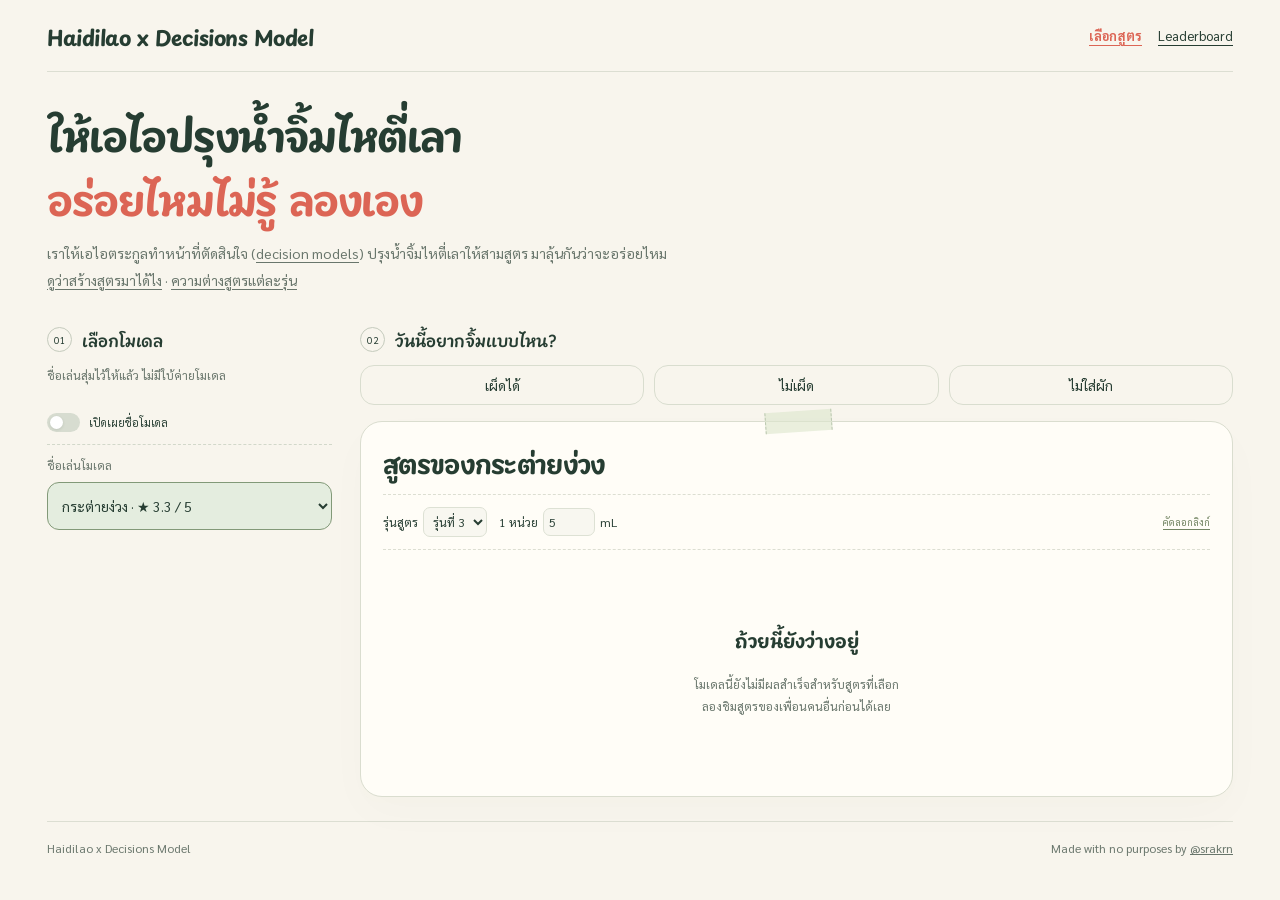
<file: web/index.html>
<!doctype html>
<html lang="th">
<head>
  <meta charset="utf-8">
  <meta name="viewport" content="width=device-width, initial-scale=1">
  <meta name="theme-color" content="#f8f5ed">
  <meta name="description" content="ชิมสูตรน้ำจิ้มที่โมเดลคิดขึ้น โดยไม่ต้องรู้ว่าใครเป็นคนปรุง เลือกสูตรเผ็ดได้ ไม่เผ็ด หรือไม่ใส่ผัก">
  <title>Haidilao x Decisions Model</title>
  <meta property="og:type" content="website">
  <meta property="og:site_name" content="Haidilao x Decisions Model">
  <meta property="og:title" content="สูตรน้ำจิ้มไหตี่เลา จากเอไอ">
  <meta property="og:description" content="ให้เอไอปรุงน้ำจิ้มไหตี่เลา อร่อยไหมไม่รู้ ลองเอง">
  <meta property="og:image" content="https://srakrn.github.io/hdl-dm/assets/sharing-image.png">
  <meta property="og:image:width" content="1200">
  <meta property="og:image:height" content="630">
  <meta property="og:image:type" content="image/png">
  <meta property="og:image:alt" content="สูตรน้ำจิ้มไหตี่เลา จากเอไอ บนภาพหม้อชาบูขาวดำ">
  <meta name="twitter:card" content="summary_large_image">
  <meta name="twitter:title" content="สูตรน้ำจิ้มไหตี่เลา จากเอไอ">
  <meta name="twitter:description" content="ให้เอไอปรุงน้ำจิ้มไหตี่เลา อร่อยไหมไม่รู้ ลองเอง">
  <meta name="twitter:image" content="https://srakrn.github.io/hdl-dm/assets/sharing-image.png">
  <link rel="preconnect" href="https://fonts.googleapis.com">
  <link rel="preconnect" href="https://fonts.gstatic.com" crossorigin>
  <link href="https://fonts.googleapis.com/css2?family=Playpen+Sans+Thai:wght@400;500;600;700&family=Sarabun:wght@400;500;600;700&display=swap" rel="stylesheet">
  <link rel="stylesheet" href="./styles.css?v=4821694a9c42">
  <script defer src="./app.js?v=592c5bfaf291"></script>
</head>
<body>
  <div class="page-wrap">
    <header class="topbar">
      <a class="brand" href="./">Haidilao x Decisions Model</a>
      <nav class="site-nav"><a href="./" aria-current="page">เลือกสูตร</a><a href="./leaderboard.html">Leaderboard</a></nav>
    </header>
    <main>
      <section class="hero" aria-labelledby="hero-title">
        <div class="hero-copy">
          <h1 id="hero-title">ให้เอไอปรุงน้ำจิ้มไหตี่เลา<br><span>อร่อยไหมไม่รู้ ลองเอง</span></h1>
          <p class="intro">เราให้เอไอตระกูลทำหน้าที่ตัดสินใจ (<a href="https://openrouter.ai/blog/insights/what-is-jev/" target="_blank" rel="noopener noreferrer">decision models</a>) ปรุงน้ำจิ้มไหตี่เลาให้สามสูตร มาลุ้นกันว่าจะอร่อยไหม<br><a id="process-link" href="#recipe-process" aria-haspopup="dialog" aria-controls="recipe-process">ดูว่าสร้างสูตรมาได้ไง</a> · <a id="versions-link" href="#recipe-versions" aria-haspopup="dialog" aria-controls="recipe-versions">ความต่างสูตรแต่ละรุ่น</a></p>
        </div>
      </section>
      <p id="loading-status" class="muted" role="status">กำลังเปิดสมุดสูตร…</p>
      <div id="load-error" class="error-box" role="alert" hidden></div>
      <div id="workspace" class="workspace" hidden>
        <aside class="model-panel" aria-label="เลือกโมเดล">
          <div class="section-heading"><span class="step">01</span><h2>เลือกโมเดล</h2></div>
          <p class="muted panel-intro">ชื่อเล่นสุ่มไว้ให้แล้ว ไม่มีใบ้ค่ายโมเดล</p>
          <label class="reveal-toggle"><input id="reveal-toggle" type="checkbox"><span class="switch" aria-hidden="true"></span><span>เปิดเผยชื่อโมเดล</span></label>
          <p id="reveal-error" class="muted" role="status" hidden></p>
          <label class="model-select-label" for="model-select">ชื่อเล่นโมเดล</label>
          <select id="model-select" class="model-select"></select>
        </aside>
        <section class="recipe-panel" aria-label="สูตรน้ำจิ้ม">
          <div class="section-heading"><span class="step">02</span><h2>วันนี้อยากจิ้มแบบไหน?</h2></div>
          <div id="profiles" class="profile-options" aria-label="เลือกสูตร"></div>
          <article class="recipe-card">
            <div class="recipe-card-head">
              <div><h2 id="recipe-title">สูตรน้ำจิ้ม</h2><p id="recipe-real-name" class="real-name" hidden></p></div>
            </div>
            <div class="recipe-tools">
              <label>รุ่นสูตร <select id="round-select" aria-label="เลือกรุ่นสูตร"></select></label>
              <label id="unit-control">1 หน่วย <input id="unit-ml" type="number" min="0.1" max="100" step="0.1" inputmode="decimal" aria-label="ปริมาตรหนึ่งหน่วยเป็นมิลลิลิตร"> mL</label>
              <button id="share-button" class="text-button" type="button">คัดลอกลิงก์</button>
            </div>
            <p id="share-status" class="muted share-status" role="status"></p>
            <div id="empty-recipe" class="empty-recipe" hidden><h3>ถ้วยนี้ยังว่างอยู่</h3><p>โมเดลนี้ยังไม่มีผลสำเร็จสำหรับสูตรที่เลือก<br>ลองชิมสูตรของเพื่อนคนอื่นก่อนได้เลย</p></div>
            <div id="recipe-content">
              <p id="preparation-note" class="preparation-note"></p>
              <div class="ingredient-heading"><span>วัตถุดิบ</span><span>ปริมาณ</span></div>
              <div id="ingredients" class="ingredient-list"></div>
              <button id="show-zero" class="text-button zero-button" type="button" aria-expanded="false">ดูวัตถุดิบที่ไม่ใส่</button>
              <div class="recipe-total"><span id="total-label">รวมหนึ่งถ้วย</span><strong id="total-volume"></strong></div>
              <p id="constraint-note" class="constraint-note" hidden></p>
              <div class="rating-area">
                <div class="rating-box"><span class="rating-label">กรรมการเอไอ</span><strong id="llm-stars" class="stars">☆☆☆☆☆</strong><p id="llm-note">ยังไม่มีคะแนนจาก LLM</p></div>
                <div class="rating-box"><span class="rating-label">คนชิมจริง</span><strong id="human-stars" class="stars">☆☆☆☆☆</strong><p id="human-note">รอเพื่อน ๆ มาชิม</p></div>
              </div>
              <section id="human-panel" class="human-panel" hidden aria-labelledby="human-title">
                <h3 id="human-title">คนชิมว่าไงบ้าง</h3>
                <div id="human-reviews"></div>
              </section>
              <section id="judge-panel" class="judge-panel" hidden aria-labelledby="judge-title">
                <h3 id="judge-title">กรรมการขอพูดหน่อย</h3>
                <p class="judge-disclaimer">เอไออ่านสูตรแล้วคาดการณ์รสชาติ ยังไม่ได้ชิมจริง</p>
                <div id="judge-reviews"></div>
              </section>
              <a id="form-link" class="form-link" hidden target="_blank" rel="noopener noreferrer">ให้คะแนนสูตรนี้</a>
              <p id="form-pending" class="form-pending">พื้นที่ให้ดาวเตรียมไว้แล้ว ฟอร์มรีวิวจะตามมาในรอบถัดไป</p>
            </div>
          </article>
        </section>
      </div>
    </main>
    <footer><span>Haidilao x Decisions Model</span><span>Made with no purposes by <a href="https://srakrn.me" target="_blank" rel="noopener noreferrer">@srakrn</a></span></footer>
  </div>
  <dialog id="recipe-process" class="process-dialog" aria-labelledby="process-title" aria-describedby="process-intro">
    <div class="process-header">
      <h2 id="process-title">สูตรนี้มาได้ไง?</h2>
      <form method="dialog"><button class="process-close" type="submit" autofocus>ปิด</button></form>
    </div>
    <p id="process-intro">เริ่มจากบอกโจทย์กับของที่มีที่บาร์น้ำจิ้ม แล้วให้เอไอเลือกวัตถุดิบและปริมาณเอง ทีละขั้นแบบนี้เลย</p>
    <ol class="process-steps">
      <li><h3>ซุปที่เราจิ้ม</h3><p>เราบอกเอไอว่าอยากได้น้ำจิ้มมากินกับอาหารลวกซุปน้ำเปล่า (ที่ไหตี่เลา ถ้าไม่อยากจ่ายค่าน้ำซุปหม้อไหน สามารถสั่งน้ำเปล่ามาลงช่องนั้นได้นะ) และให้โจทย์น้ำจิ้มสามสูตร คือเผ็ดได้ ไม่เผ็ด และไม่ใส่ผัก</p></li>
      <li><h3>รายการเครื่องปรุง</h3><p>เราส่งรายชื่อวัตถุดิบเป็นอังกฤษ พร้อมอธิบายรสและเนื้อสัมผัส เช่น น้ำจิ้มไก่ มีรสหวานและข้น ซอสเห็ดมีรส เค็มหอมเห็ด และมีน้ำมัน จะได้มีข้อมูลให้คิดก่อนปรุง (ที่ไหตี่เลา มีน้ำจิ้มสุกี้ และน้ำจิ้มซีฟู้ด แต่เราไม่ให้โมเดลเห็นของสองอย่างนี้ เพราะกินเปล่าๆ ก็อร่อยแล้ว 555555)</p></li>
      <li><h3>รอบแรกให้เลือกวัตถุดิบ</h3><p>เอไอจะประเมินแต่ละอย่างควรใส่ไหม โดยยังไม่ตัดสินใจว่าจะใส่เยอะแค่ไหน เราไม่จำกัดว่าต้องใช้อย่างน้อยหรือไม่เกินกี่อย่าง</p></li>
      <li><h3>รอบสองค่อยถามว่าจะใส่เท่าไหร่</h3><p>ถามทีละอย่าง โดยให้เห็นปริมาณที่เลือกไปแล้ว รุ่นที่ 3 เลือกเป็นส่วนโดยปริมาตร ทุก ¼ ส่วนจนถึง 3 ส่วน แล้วเลือก 3½, 4, 4½, 5, 6, 7 หรือ 8 ส่วนได้ เราแสดง 1 ส่วนเป็น 1 ช้อนตวง 5 mL สำหรับทุกวัตถุดิบ ส่วนรุ่นที่ 1–2 ยังแสดงคำตอบเดิมเทียบเป็นช้อนเล็ก</p></li>
      <li><h3>เอาคำตอบจริงมาให้ลอง</h3><p>เราแสดงสูตรตรงๆ เลย ไม่มีการลองให้เอไอคิดสูตรสามอันแล้วเฉลี่ย เราตั้งชื่อเล่นสุ่มให้แต่ละโมเดล เพื่อให้เลือกลองโดยไม่ติดชื่อค่าย ถ้าอยากรู้ว่าใครปรุง ค่อยเปิดชื่อจริงได้</p></li>
      <li><h3>ให้กรรมการอ่าน แล้วให้คุณชิม</h3><p>GPT Sol, Gemini Flash และ DeepSeek อ่านสูตรแล้วให้ดาวเรื่องความอร่อย ความกลมกล่อม ความซับซ้อน และความแปลกใหม่ พร้อมแซวกันนิดหน่อย แต่เอไอยังไม่ได้ชิมจริงนะ รีวิวจากคนลองจิ้มจึงแยกไว้อีกช่อง กดให้คะแนนหลังลองได้เลย</p></li>
    </ol>
  </dialog>
  <dialog id="recipe-versions" class="process-dialog" aria-labelledby="versions-title">
    <div class="process-header">
      <h2 id="versions-title">ความต่างสูตรแต่ละรุ่น</h2>
      <form method="dialog"><button class="process-close" type="submit" autofocus>ปิด</button></form>
    </div>
    <ol class="process-steps">
      <li><h3>รุ่นที่ 1</h3><p>คัดวัตถุดิบที่ได้ค่าตั้งแต่ 50% ขึ้นไป โดยยังไม่ได้บอกเกณฑ์ให้คะแนนก่อนปรุง กรรมการให้น้ำหนักความอร่อย 40% ความกลมกล่อม 30% ความซับซ้อน 20% และความแปลกใหม่ 10%</p></li>
      <li><h3>รุ่นที่ 2</h3><p>คัดวัตถุดิบที่ได้ค่าตั้งแต่ 70% ขึ้นไป เราบอกเกณฑ์ให้เอไอเห็นทั้งตอนเลือกของและเลือกปริมาณ: ความอร่อย 40% ความกลมกล่อม 30% ความซับซ้อน 15% และความแปลกใหม่ 15%</p></li>
    </ol>
    <section><h3>รุ่นที่ 3</h3><p>เลือกวัตถุดิบที่ 70% และใช้เกณฑ์คะแนนเดียวกับรุ่นที่ 2 ให้เอไอเลือกปริมาณเป็นส่วนโดยปริมาตร แล้วแสดง 1 ส่วนเป็น 1 ช้อนตวง 5 mL ทุกวัตถุดิบใช้หน่วยเดียวกัน รวมเกลือ น้ำตาล และพริกไทย มี 20 ตัวเลือกตั้งแต่ไม่ใส่ถึง 8 ส่วน ไม่มีซอสซาฉาและน้ำมันพริกในรายการวัตถุดิบรุ่นนี้</p></section>
    <p>รุ่นที่ 1–2 แสดงปริมาณเป็นช้อนเล็ก โดย ⅛ ช้อนใหญ่เดิมเท่ากับ ½ ช้อนเล็ก และ ¼ ช้อนใหญ่เดิมเท่ากับ 1 ช้อนเล็ก คะแนนกับรีวิวเก็บแยกตามสูตรของแต่ละรุ่น เลือกสลับรุ่นได้จากช่อง “รุ่นสูตร”</p>
  </dialog>
  <noscript><p>เปิด JavaScript เพื่อเลือกโมเดลและสูตรน้ำจิ้ม</p></noscript>
</body>
</html>
</file>
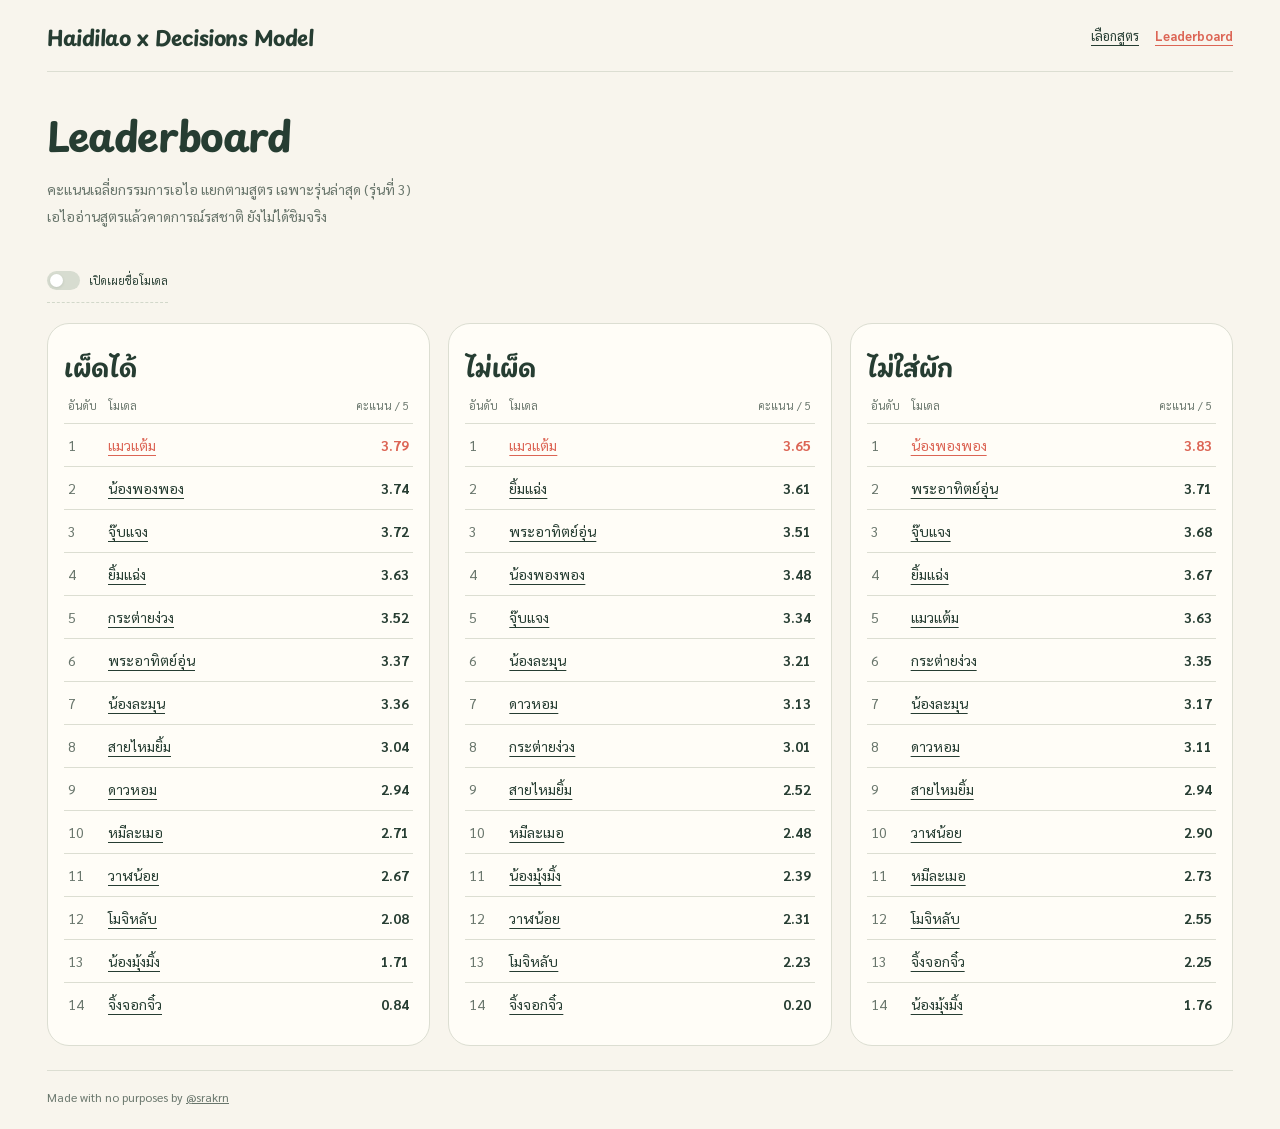
<file: web/leaderboard.html>
<!doctype html>
<html lang="th">
<head>
  <meta charset="utf-8">
  <meta name="viewport" content="width=device-width, initial-scale=1">
  <meta name="theme-color" content="#f8f5ed">
  <meta name="description" content="จัดอันดับสูตรน้ำจิ้มไหตี่เลารุ่นล่าสุด แยกเผ็ดได้ ไม่เผ็ด และไม่ใส่ผัก จากคะแนนกรรมการเอไอ">
  <title>Leaderboard · Haidilao x Decisions Model</title>
  <meta property="og:type" content="website">
  <meta property="og:title" content="Leaderboard น้ำจิ้มไหตี่เลาจากเอไอ">
  <meta property="og:description" content="อันดับสูตรรุ่นล่าสุด แยกเผ็ดได้ ไม่เผ็ด และไม่ใส่ผัก">
  <meta property="og:image" content="https://srakrn.github.io/hdl-dm/assets/sharing-image.png">
  <meta name="twitter:card" content="summary_large_image">
  <link rel="preconnect" href="https://fonts.googleapis.com">
  <link rel="preconnect" href="https://fonts.gstatic.com" crossorigin>
  <link href="https://fonts.googleapis.com/css2?family=Playpen+Sans+Thai:wght@400;500;600;700&family=Sarabun:wght@400;500;600;700&display=swap" rel="stylesheet">
  <link rel="stylesheet" href="./styles.css?v=4821694a9c42">
  <script defer src="./leaderboard.js?v=baf184487e21"></script>
</head>
<body>
  <div class="page-wrap">
    <header class="topbar"><a class="brand" href="./">Haidilao x Decisions Model</a><nav class="site-nav"><a href="./">เลือกสูตร</a><a href="./leaderboard.html" aria-current="page">Leaderboard</a></nav></header>
    <main>
      <section class="hero" aria-labelledby="leaderboard-title"><div class="hero-copy">
        <h1 id="leaderboard-title">Leaderboard</h1>
        <p class="intro">คะแนนเฉลี่ยกรรมการเอไอ แยกตามสูตร เฉพาะรุ่นล่าสุด <span id="latest-version"></span><br>เอไออ่านสูตรแล้วคาดการณ์รสชาติ ยังไม่ได้ชิมจริง</p>
      </div></section>
      <label class="reveal-toggle leaderboard-reveal"><input id="leaderboard-reveal" type="checkbox" disabled><span class="switch" aria-hidden="true"></span><span>เปิดเผยชื่อโมเดล</span></label>
      <p id="leaderboard-status" class="muted" role="status">กำลังจัดอันดับ…</p>
      <div id="leaderboard-error" class="error-box" role="alert" hidden></div>
      <div id="leaderboards" class="leaderboards" hidden></div>
    </main>
    <footer><span>Made with no purposes by <a href="https://srakrn.me" target="_blank" rel="noopener noreferrer">@srakrn</a></span></footer>
  </div>
  <noscript><p>เปิด JavaScript เพื่อดูอันดับสูตร</p></noscript>
</body>
</html>
</file>
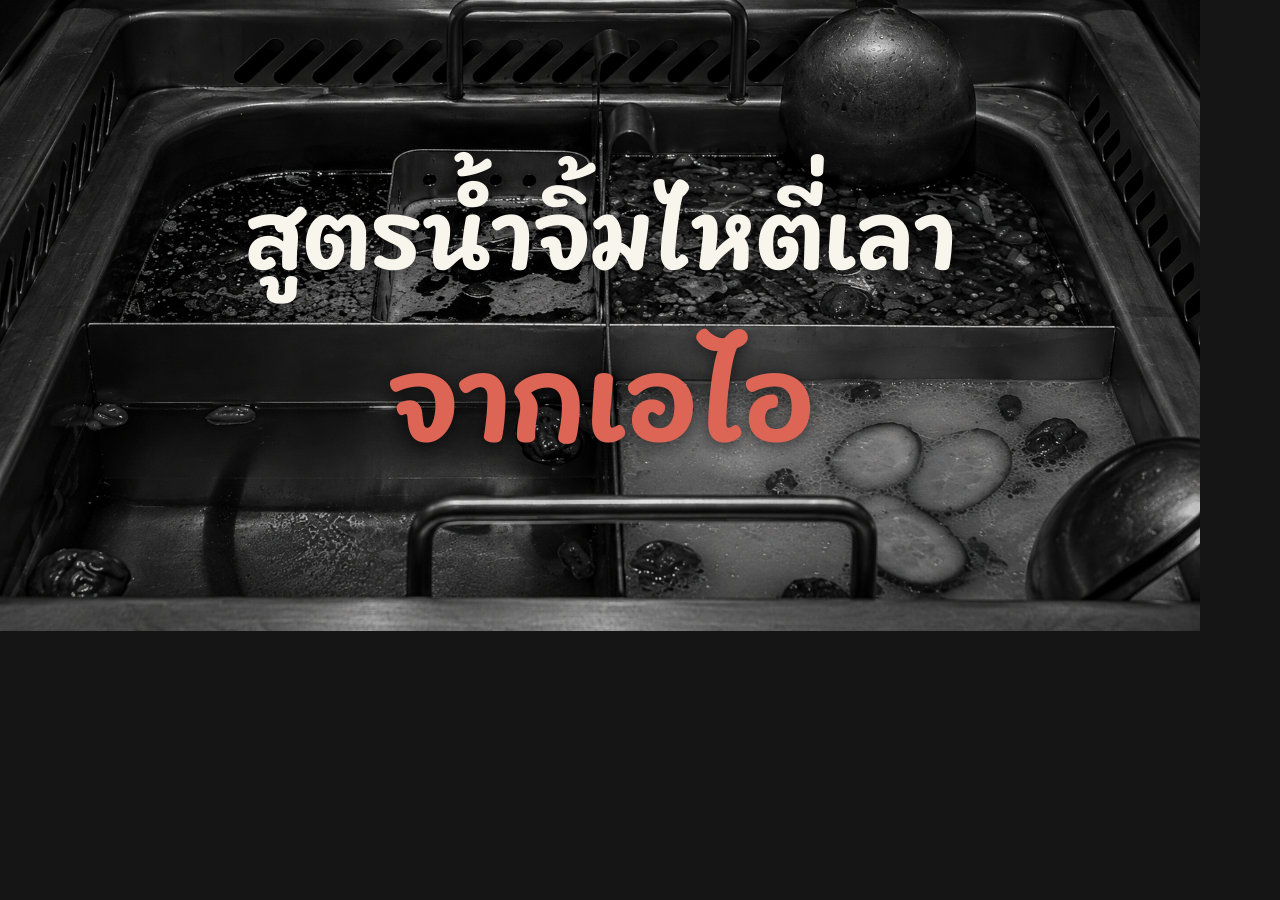
<file: web/assets/share-card.html>
<!doctype html>
<html lang="th"><meta charset="utf-8"><title>ภาพแชร์ — สูตรน้ำจิ้มไหตี่เลาจากเอไอ</title>
<style>
@font-face{font-family:Playpen;src:url('./PlaypenSansThai-Bold.ttf') format('truetype');font-weight:700;font-display:block}
*{box-sizing:border-box}html,body{margin:0;width:1200px;height:630px;overflow:hidden}
body{background:#151515 url('./hotpot-background.png') center/cover no-repeat;display:grid;place-items:center}
h1{margin:0;text-align:center;font:700 90px/1.6 Playpen,cursive;color:#f8f5ed;text-shadow:0 3px 18px #0009}
h1 span{display:block;color:#dc6555;font-size:112px}
</style><h1>สูตรน้ำจิ้มไหตี่เลา<span>จากเอไอ</span></h1></html>
</file>
<file: web/styles.css>
:root{--cream:#f8f5ed;--ink:#263d32;--muted:#69766c;--coral:#dc6555;--green:#e7eee4;--line:#dcded2;--paper:#fffdf7;--radius:22px;font-family:"Sarabun",sans-serif;color:var(--ink);background:var(--cream);font-synthesis:none}
*{box-sizing:border-box}body{margin:0}button,input,select{font:inherit}button,a,input,select{-webkit-tap-highlight-color:transparent}button{cursor:pointer}a{color:inherit}button:focus-visible,a:focus-visible,input:focus-visible,select:focus-visible{outline:3px solid #cf8b3e;outline-offset:4px}[hidden]{display:none!important}.page-wrap{max-width:1200px;padding:0 32px;margin:auto}.topbar{height:72px;display:flex;align-items:center;justify-content:space-between;border-bottom:1px solid var(--line)}.brand{text-decoration:none;display:flex;align-items:center;gap:12px;font-weight:700;font-size:22px;letter-spacing:-.5px}.hero{display:flex;justify-content:space-between;gap:24px;padding:24px 0 20px;align-items:center}.hero-copy{flex:1}h1{font-size:40px;line-height:1.6;letter-spacing:-1.4px;margin:0;font-weight:700;position:relative}h1>span{color:var(--coral)}.intro{font-size:14px;line-height:1.9;color:var(--muted);margin:12px 0 8px}.workspace{display:grid;grid-template-columns:275px minmax(0,1fr);gap:24px;align-items:start}.section-heading{display:flex;align-items:center;gap:10px;margin-bottom:12px}.section-heading h2{font-size:16px;font-weight:600;margin:0}.step{font-size:10px;border:1px solid #c5cbbd;border-radius:50%;height:25px;width:25px;display:grid;place-items:center;flex-shrink:0}.muted{color:var(--muted);font-size:11px;line-height:1.8}.panel-intro{margin:0 0 16px}.reveal-toggle{display:flex;align-items:center;gap:9px;font-size:11px;cursor:pointer;padding:10px 0 12px;border-bottom:1px dashed #d2d8ca;margin-bottom:12px}.reveal-toggle input{position:absolute;opacity:0;width:36px;height:20px}.switch{width:33px;height:19px;background:#d7dcd0;border-radius:25px;position:relative;transition:background .2s}.switch:after{content:"";position:absolute;width:13px;height:13px;background:white;left:3px;top:3px;border-radius:50%;box-shadow:0 1px 3px #263d3222;transition:transform .2s}.reveal-toggle input:checked+.switch{background:#6d937d}.reveal-toggle input:checked+.switch:after{transform:translateX(14px)}.reveal-toggle input:focus-visible+.switch{outline:3px solid #cf8b3e;outline-offset:3px}.profile-options{display:grid;grid-template-columns:repeat(3,1fr);gap:10px;margin:12px 0 16px}.profile-button{border:1px solid #d9ddcf;border-radius:14px;background:transparent;padding:10px 8px;color:var(--ink);display:flex;gap:9px;justify-content:center;align-items:center;font-size:13px;transition:background .15s}.profile-button:hover{background:#f0eee5}.profile-button[aria-pressed=true]{background:#fce5dc;border-color:#dc9c88}.recipe-card{background:var(--paper);border:1px solid #daddcf;border-radius:var(--radius);padding:22px;box-shadow:0 6px 0 #eaece111,0 16px 45px #32432905;position:relative}.recipe-card:before{content:"";width:65px;height:21px;position:absolute;top:-11px;left:calc(50% - 32px);background:#dce6cd99;transform:rotate(-4deg);border-left:1px dashed #bac7af;border-right:1px dashed #bac7af}.recipe-card-head{display:flex;align-items:center;justify-content:space-between;gap:10px}.recipe-card-head h2{font-size:25px;letter-spacing:-.7px;margin:0;line-height:1.5}.real-name{font-size:11px;color:var(--muted);overflow-wrap:anywhere;margin:7px 0 0}.recipe-tools{display:flex;flex-wrap:wrap;align-items:center;gap:12px;font-size:10px;border-top:1px dashed var(--line);border-bottom:1px dashed var(--line);padding:12px 0}.recipe-tools label{display:flex;gap:5px;align-items:center}.recipe-tools select,.recipe-tools input{background:#f8f7f0;border:1px solid #dde1d4;border-radius:7px;color:var(--ink);padding:5px;font-size:10px}.recipe-tools input{width:52px}.text-button{background:none;border:0;padding:4px 0;font-size:10px;color:#738563;text-decoration:underline;text-underline-offset:3px}.recipe-tools .text-button{margin-left:auto}.share-status{margin:3px 0;min-height:5px}.ingredient-heading{display:flex;justify-content:space-between;font-size:10px;color:#819078;margin:20px 0 11px}.ingredient-row{display:grid;grid-template-columns:minmax(0,1fr) 140px;align-items:center;gap:16px;padding:7px 0;border-bottom:1px solid #eff0e6}.ingredient-name{font-size:12px;display:flex;align-items:center;flex-wrap:wrap;gap:7px}.ingredient-name:before{content:"";width:5px;height:5px;background:#8aaa83;border-radius:50%;flex-shrink:0}.excluded-tag{font-size:8px;background:#f8e6d9;padding:3px 5px;border-radius:4px;color:#9a613f}.ingredient-amount{text-align:right;font-size:12px;font-variant-numeric:tabular-nums}.ingredient-amount small{font-size:9px;color:#879180;margin-left:4px}.amount-track{height:3px;background:#e8ecdf;border-radius:4px;margin:6px 0 0 auto;width:100%}.amount-fill{height:100%;background:#99b289;border-radius:4px}.ingredient-row.is-zero{opacity:.6}.zero-button{display:block;margin:15px auto}.recipe-total{display:flex;justify-content:space-between;align-items:center;background:#edf1e5;padding:14px 16px;border-radius:12px;font-size:12px;margin:18px 0 12px}.recipe-total strong{font-size:17px;letter-spacing:-.5px}.recipe-note{font-size:9px;line-height:1.9;color:#87917d;margin:12px 0 20px}.constraint-note{font-size:10px;line-height:1.8;color:#8a5c41;background:#fcf0e5;border:1px solid #efdfc9;padding:10px 12px;border-radius:10px}.rating-area{border-top:1px dashed var(--line);padding-top:21px;display:grid;grid-template-columns:1fr 1fr;gap:10px}.rating-box{background:#f7f5ec;border-radius:12px;padding:16px;text-align:center}.rating-label{font-size:9px;letter-spacing:1px;color:#8a8f7b;display:block}.stars{display:block;color:#caa35d;font-size:21px;font-weight:400;letter-spacing:2px;margin:10px 0}.rating-box p{font-size:10px;color:#929783;line-height:1.7;margin:0}.form-pending{font-size:9px;color:#989d8e;text-align:center;margin:18px 0 0;line-height:1.8}.form-link{display:block;text-align:center;text-decoration:none;border-radius:10px;background:var(--coral);color:white;padding:12px;margin-top:18px;font-size:13px}.empty-recipe{text-align:center;padding:44px 15px;color:var(--muted)}.empty-recipe>span{font-size:40px}.empty-recipe h3{font-size:18px;color:var(--ink)}.empty-recipe p{font-size:12px;line-height:1.9}.error-box{padding:20px;background:#fae8e0;border-radius:15px;font-size:13px;line-height:1.8}footer{border-top:1px solid var(--line);margin-top:24px;padding:16px 0 20px;display:flex;gap:15px;justify-content:space-between;font-size:12px;color:#69766c;line-height:1.8}
@media(min-width:1250px){.page-wrap{max-width:1250px}.workspace{grid-template-columns:285px minmax(0,1fr);gap:28px}.hero{padding:28px 0 24px}}
@media(max-width:850px){.page-wrap{padding:0 24px}.workspace{grid-template-columns:220px minmax(0,1fr);gap:22px}h1{font-size:31px}.recipe-card{padding:22px}.profile-button{font-size:11px;gap:5px}.recipe-tools .text-button{margin-left:0}.recipe-card-head h2{font-size:22px}.hero{gap:10px}}
@media(max-width:640px){.page-wrap{padding:0 18px}.topbar{height:60px}.brand{font-size:19px}.hero{padding:18px 0 16px;position:relative;display:block}.hero-copy{position:relative;z-index:1}h1{font-size:27px;letter-spacing:-1px;line-height:1.65}.workspace{display:block}.section-heading h2{font-size:14px}.model-panel{margin-bottom:25px}.panel-intro{font-size:10px;margin-bottom:5px}.reveal-toggle{padding:8px 0 12px;margin-bottom:10px}.profile-options{gap:7px;margin:10px 0 16px}.profile-button{font-size:11px;padding:12px 6px}.recipe-card{padding:18px 16px}.recipe-card-head h2{font-size:23px}.ingredient-row{grid-template-columns:minmax(0,1fr) 118px;gap:12px}.ingredient-name{font-size:11px}.rating-box{padding:10px 8px}.stars{font-size:18px}.recipe-tools{gap:8px}.recipe-tools .text-button{margin-left:auto;font-size:9px}footer{display:block;margin-top:20px;padding-top:12px;font-size:11px}footer>span{display:block;margin-bottom:7px}}
@media(prefers-reduced-motion:reduce){*{transition:none!important}}

h1,h2,h3,.brand{font-family:"Playpen Sans Thai",cursive}.brand{font-size:21px;line-height:1.5}.intro a{text-underline-offset:3px}.model-select-label{display:block;font-size:12px;margin-bottom:9px;color:var(--muted)}.model-select{width:100%;max-width:100%;padding:13px 10px;border:1px solid #829978;border-radius:12px;background:#e4eddf;color:var(--ink);font-size:14px}.recipe-card-head{margin-bottom:12px}.ingredient-name{font-size:14px}.recipe-tools{font-size:12px}.recipe-tools select,.recipe-tools input{font-size:12px}.recipe-note{font-size:11px}.profile-button{font-size:14px}.muted{font-size:12px}
@media(max-width:640px){.brand{font-size:18px}.hero{padding:18px 0 16px}h1{font-size:26px;letter-spacing:0;line-height:1.65}.model-panel{margin-bottom:18px}.model-select{font-size:14px}.ingredient-name{font-size:13px}.recipe-tools .text-button{margin-left:0}.profile-button{font-size:13px}.recipe-card-head h2{font-size:22px}}

.preparation-note{font-size:13px;line-height:1.8;padding:12px 14px;background:#edf1e5;border-radius:10px}.ingredient-check{width:18px;height:18px;accent-color:#6d937d;cursor:pointer;margin:0 4px 0 0;flex-shrink:0}.ingredient-name:has(.ingredient-check):before{display:none}.ingredient-row:has(.ingredient-check){cursor:pointer}.ingredient-row.is-added .ingredient-name{text-decoration:line-through;color:var(--muted)}.ingredient-row.is-added{opacity:.55}.ingredient-amount{font-size:13px;line-height:1.7}.technical-details{font-size:11px;color:var(--muted);line-height:1.8;margin:16px 0}.technical-details summary{cursor:pointer}.recipe-total{gap:12px}.recipe-total strong{font-size:15px;text-align:right}@media(max-width:640px){.ingredient-row{grid-template-columns:minmax(0,1fr) 135px}.ingredient-amount{font-size:12px}.preparation-note{font-size:12px}}

.judge-panel{margin:18px 0}.judge-panel h3{font-size:19px;margin:0 0 8px}.judge-disclaimer{font-size:12px;color:var(--muted);line-height:1.8;margin:0 0 14px}.judge-review{border:1px solid var(--line);border-radius:12px;margin:10px 0;background:#faf8f0;overflow:hidden}.judge-summary{padding:15px 16px;cursor:pointer;font-size:14px;line-height:1.8}.judge-character{font-weight:600}.judge-stars{float:right;margin-left:10px;color:#947333;white-space:nowrap}.judge-content{padding:0 16px 16px;font-size:13px;line-height:1.95;overflow-wrap:anywhere}.judge-model{font-size:11px;color:var(--muted);margin:0 0 10px}.judge-critique{margin:0 0 14px}.judge-metrics{display:grid;grid-template-columns:1fr 1fr;gap:10px;background:var(--green);border-radius:10px;padding:12px;margin:14px 0}.judge-metrics>div{display:flex;justify-content:space-between;gap:8px;font-size:12px}.judge-metrics dd{margin:0;font-variant-numeric:tabular-nums;white-space:nowrap}.judge-observation{margin:10px 0 0}@media(max-width:640px){.judge-metrics{grid-template-columns:1fr}.judge-summary{font-size:13px;padding:13px}.judge-content{padding:0 13px 13px}.judge-stars{font-size:12px}}

.intro{max-width:850px}.process-dialog{width:min(650px,calc(100% - 32px));max-height:calc(100dvh - 48px);padding:26px;border:1px solid var(--line);border-radius:20px;background:var(--paper);color:var(--ink);box-shadow:0 20px 80px #263d3233;overflow-y:auto}.process-dialog::backdrop{background:#263d3277}.process-header{display:flex;align-items:start;justify-content:space-between;gap:18px}.process-header h2{margin:0;font-size:24px;line-height:1.6}.process-header form{margin:0;flex-shrink:0}.process-close{padding:7px 13px;border:1px solid var(--line);border-radius:8px;background:var(--green);color:var(--ink);font-size:13px}.process-dialog p{font-size:15px;line-height:1.9;color:var(--muted)}.process-steps{padding-left:24px;margin:24px 0 0}.process-steps li{padding-left:8px;margin:0 0 22px}.process-steps li::marker{font-weight:600;color:var(--coral)}.process-steps h3{font-size:17px;line-height:1.7;margin:0 0 6px}.process-steps p{margin:0}.process-steps li:last-child{margin-bottom:0}@media(max-width:640px){.process-dialog{padding:20px;max-height:calc(100dvh - 32px)}.process-header h2{font-size:21px}.process-dialog p{font-size:14px}.process-steps h3{font-size:16px}}

.intro a[aria-haspopup="dialog"]{white-space:nowrap}
.site-nav{display:flex;gap:16px;align-items:center;font-size:13px}.site-nav a{text-underline-offset:4px}.site-nav [aria-current="page"]{font-weight:700;color:var(--coral)}.leaderboard-reveal{width:fit-content;margin:0 0 20px}.leaderboards{display:grid;grid-template-columns:repeat(3,minmax(0,1fr));gap:18px}.leaderboard-card{background:var(--paper);border:1px solid var(--line);border-radius:var(--radius);padding:20px 16px}.leaderboard-card h2{font-size:24px;margin:0 0 12px}.leaderboard-table{width:100%;border-collapse:collapse;font-size:14px}.leaderboard-table th{color:var(--muted);font-size:11px;font-weight:400;text-align:left;padding:0 4px 10px}.leaderboard-table td{padding:12px 4px;border-top:1px solid var(--line);vertical-align:top}.leaderboard-table th:last-child,.leaderboard-stars{text-align:right;white-space:nowrap}.leaderboard-table a{text-underline-offset:4px}.leaderboard-rank{color:var(--muted);width:40px;font-variant-numeric:tabular-nums}.leaderboard-stars{font-weight:700;font-variant-numeric:tabular-nums}.leaderboard-table .is-first{color:var(--coral)}.leaderboard-model-id{display:block;font-size:10px;color:var(--muted);overflow-wrap:anywhere;margin-top:5px}.leaderboard-table .muted{display:block;margin-top:4px}@media(max-width:900px){.leaderboards{grid-template-columns:1fr}.leaderboard-card{padding:20px}.leaderboard-table{font-size:15px}}@media(max-width:640px){.site-nav{font-size:11px;gap:10px}.topbar .brand{font-size:16px}}

.human-panel{margin:18px 0}.human-panel h3{font-size:19px;margin:0 0 8px}.human-review{border:1px solid var(--line);border-radius:12px;margin:10px 0;padding:14px 16px;background:#faf8f0}.human-review-stars{margin:0 0 6px;font-size:13px;color:#947333;font-variant-numeric:tabular-nums}.human-review-text{margin:0;white-space:pre-wrap;overflow-wrap:anywhere;font-size:14px;line-height:1.8}
</file>
